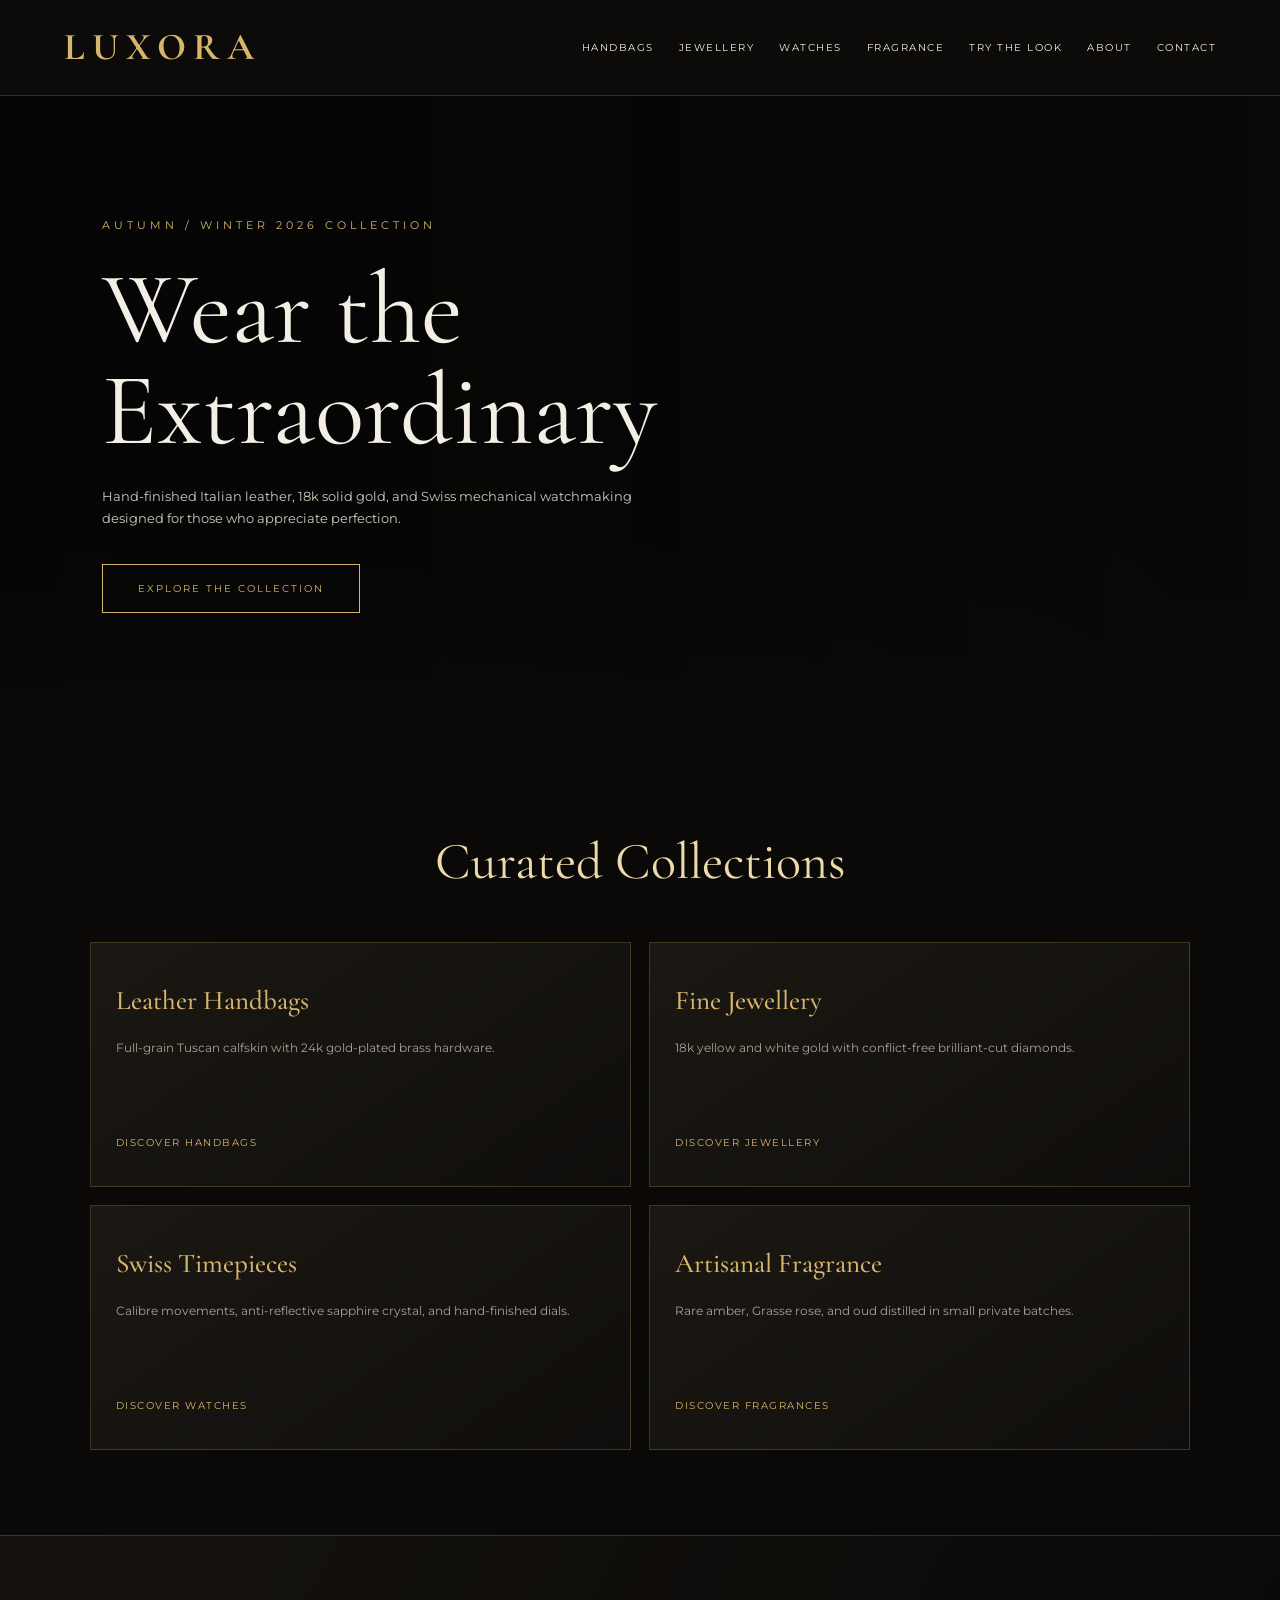
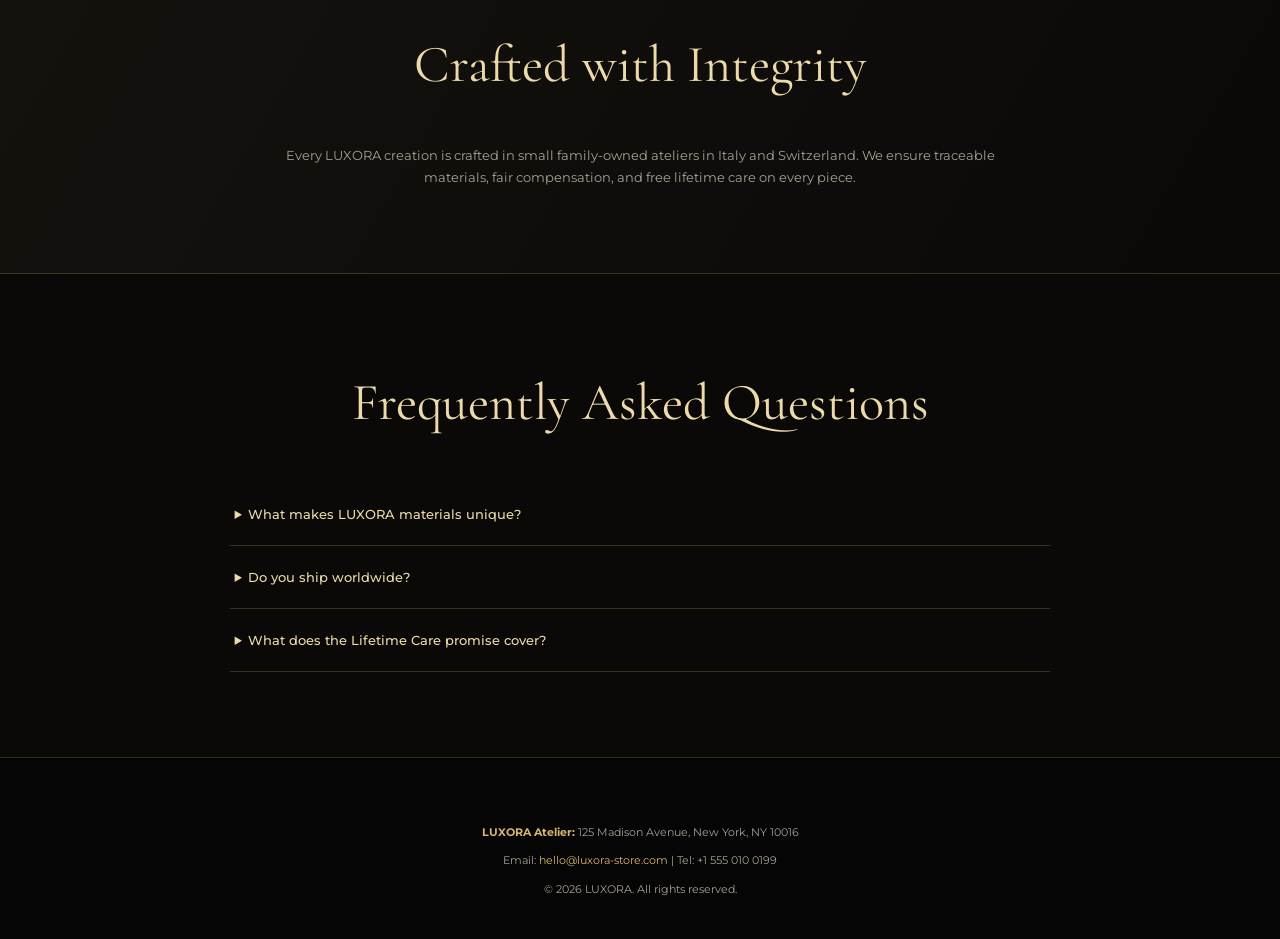
<file: index.html>
<!DOCTYPE html>
<html lang="en">
<head>
  <meta charset="utf-8" />
  <meta name="viewport" content="width=device-width, initial-scale=1, viewport-fit=cover" />

  <!-- Primary Meta Tags -->
  <title>LUXORA | Luxury Handbags, 18k Gold Jewellery, Swiss Watches & Fragrance</title>
  <meta name="title" content="LUXORA | Luxury Handbags, 18k Gold Jewellery, Swiss Watches & Fragrance" />
  <meta name="description" content="Discover LUXORA: handcrafted Italian leather handbags, 18k gold fine jewellery, Swiss automatic timepieces and artisanal fragrances." />
  <meta name="keywords" content="luxury fashion, designer handbags, 18k gold jewellery, swiss watches, niche perfume, luxury atelier, artisan craft" />
  <meta name="author" content="LUXORA" />
  <meta name="robots" content="index, follow, max-image-preview:large" />
  <meta name="theme-color" content="#0a0908" />

  <!-- Canonical & Alternates -->
  <link rel="canonical" href="https://nmd216129-coder.github.io/AURUM-PREMIUM-STORE/" />
  <link rel="alternate" hreflang="en" href="https://nmd216129-coder.github.io/AURUM-PREMIUM-STORE/" />
  <link rel="alternate" hreflang="x-default" href="https://nmd216129-coder.github.io/AURUM-PREMIUM-STORE/" />

  <!-- CSS -->
  <link rel="stylesheet" href="style.css" />

  <!-- Open Graph / Facebook -->
  <meta property="og:type" content="website" />
  <meta property="og:site_name" content="LUXORA" />
  <meta property="og:title" content="LUXORA | Wear the Extraordinary" />
  <meta property="og:description" content="Curated luxury fashion: Italian leather handbags, 18k gold jewellery, Swiss timepieces and artisanal fragrances." />
  <meta property="og:url" content="https://nmd216129-coder.github.io/AURUM-PREMIUM-STORE/" />
  <meta property="og:locale" content="en_US" />

  <!-- Twitter / X -->
  <meta name="twitter:card" content="summary" />
  <meta name="twitter:title" content="LUXORA | Wear the Extraordinary" />
  <meta name="twitter:description" content="Discover luxury fashion, jewellery, watches and fragrances." />

  <!-- Favicon -->
  <link rel="icon" href="data:image/svg+xml,%3Csvg xmlns='http://www.w3.org/2000/svg' viewBox='0 0 100 100'%3E%3Ctext y='.9em' font-size='90'%3E%F0%9F%91%9C%3C/text%3E%3C/svg%3E" />

  <!-- Fonts Preconnect -->
  <link rel="preconnect" href="https://fonts.googleapis.com" />
  <link rel="preconnect" href="https://fonts.gstatic.com" crossorigin />
  <link href="https://fonts.googleapis.com/css2?family=Cormorant+Garamond:wght@400;600;700&family=Montserrat:wght@300;400;500;600&display=swap" rel="stylesheet" />

</head>

<body>

  <!-- Header / Navigation -->
  <header>
    <a href="#main" class="skip-link">Skip to content</a>

    <nav aria-label="Main Navigation">
      <div class="brand-logo">
        <a href="./">LUXORA</a>
      </div>

      <ul class="nav-links">
        <li><a href="#handbags">Handbags</a></li>
        <li><a href="#jewellery">Jewellery</a></li>
        <li><a href="#watches">Watches</a></li>
        <li><a href="#fragrance">Fragrance</a></li>
        <li><a href="#categories">Try the Look</a></li>
        <li><a href="#story-title">About</a></li>
        <li><a href="#footer">Contact</a></li>
      </ul>
    </nav>
  </header>

  <!-- Main Content -->
  <main id="main">

    <!-- Hero Section -->
    <section class="hero" aria-labelledby="hero-title">

      <p class="tagline">Autumn / Winter 2026 Collection</p>

      <h1 id="hero-title">Wear the Extraordinary</h1>

      <p>
        Hand-finished Italian leather, 18k solid gold, and Swiss mechanical
        watchmaking designed for those who appreciate perfection.
      </p>

      <a href="#categories" class="cta-button">
        Explore the Collection
      </a>

    </section>

    <!-- Categories Overview -->
    <section class="categories" id="categories" aria-label="Featured Categories">

      <h2>Curated Collections</h2>

      <div class="category-grid">

        <article id="handbags">
          <h3>Leather Handbags</h3>
          <p>
            Full-grain Tuscan calfskin with 24k gold-plated brass hardware.
          </p>
          <a href="#handbags">Discover Handbags</a>
        </article>

        <article id="jewellery">
          <h3>Fine Jewellery</h3>
          <p>
            18k yellow and white gold with conflict-free brilliant-cut diamonds.
          </p>
          <a href="#jewellery">Discover Jewellery</a>
        </article>

        <article id="watches">
          <h3>Swiss Timepieces</h3>
          <p>
            Calibre movements, anti-reflective sapphire crystal,
            and hand-finished dials.
          </p>
          <a href="#watches">Discover Watches</a>
        </article>

        <article id="fragrance">
          <h3>Artisanal Fragrance</h3>
          <p>
            Rare amber, Grasse rose, and oud distilled in small private batches.
          </p>
          <a href="#fragrance">Discover Fragrances</a>
        </article>

      </div>
    </section>

    <!-- Brand Story & Values -->
    <section class="story" aria-labelledby="story-title">

      <h2 id="story-title">Crafted with Integrity</h2>

      <p>
        Every LUXORA creation is crafted in small family-owned ateliers
        in Italy and Switzerland. We ensure traceable materials,
        fair compensation, and free lifetime care on every piece.
      </p>

    </section>

    <!-- FAQ Section -->
    <section class="faq" aria-labelledby="faq-title">

      <h2 id="faq-title">Frequently Asked Questions</h2>

      <details>
        <summary>What makes LUXORA materials unique?</summary>
        <p>
          We work exclusively with certified vegetable-tanned leather
          from Tuscany, recycled 18k gold, and Swiss chronometer movements.
        </p>
      </details>

      <details>
        <summary>Do you ship worldwide?</summary>
        <p>
          Yes, we ship to over 35 countries via DHL Express
          with full insurance coverage.
        </p>
      </details>

      <details>
        <summary>What does the Lifetime Care promise cover?</summary>
        <p>
          All items receive free annual inspection, ultrasonic cleaning,
          and complimentary leather reconditioning.
        </p>
      </details>

    </section>

  </main>

  <!-- Footer -->
  <footer id="footer">

    <div class="footer-info">

      <p>
        <strong>LUXORA Atelier:</strong>
        125 Madison Avenue, New York, NY 10016
      </p>

      <p>
        Email:
        <a href="mailto:hello@luxora-store.com">hello@luxora-store.com</a>
        | Tel: +1 555 010 0199
      </p>

      <p>
        &copy; 2026 LUXORA. All rights reserved.
      </p>

    </div>

  </footer>

  <!-- JavaScript Files -->
  <script src="config.js"></script>
  <script src="products.js"></script>
  <script src="script.js"></script>

</body>
</html>
</file>
<file: style.css>
/* =====================================
   LUXORA — PREMIUM LUXURY STORE
   BLACK • CHAMPAGNE GOLD • IVORY
===================================== */

@import url('https://fonts.googleapis.com/css2?family=Cormorant+Garamond:wght@400;500;600;700&family=Montserrat:wght@300;400;500;600;700&display=swap');

:root {
  --background: #0a0908;
  --surface: #141210;
  --surface-light: #1d1a16;
  --gold: #d7b56d;
  --gold-light: #eddaaa;
  --text: #f4efe5;
  --muted: #a9a094;
  --border: rgba(215,181,109,0.22);
  --font-display: 'Cormorant Garamond', Georgia, serif;
  --font-body: 'Montserrat', Arial, sans-serif;
}

* {
  margin: 0;
  padding: 0;
  box-sizing: border-box;
}

html {
  scroll-behavior: smooth;
}

body {
  background: var(--background);
  color: var(--text);
  font-family: var(--font-body);
  font-size: 14px;
  line-height: 1.7;
  -webkit-font-smoothing: antialiased;
}

a {
  color: inherit;
  text-decoration: none;
  transition: 0.3s ease;
}

button,
input,
select,
textarea {
  font: inherit;
}

button {
  cursor: pointer;
}

img {
  max-width: 100%;
  display: block;
}

/* HEADER & NAVIGATION */

header {
  width: 100%;
  background: rgba(10,9,8,0.97);
  border-bottom: 1px solid var(--border);
  position: sticky;
  top: 0;
  z-index: 1000;
  backdrop-filter: blur(15px);
}

nav {
  max-width: 1400px;
  min-height: 90px;
  margin: auto;
  padding: 15px 5%;
  display: flex;
  align-items: center;
  justify-content: space-between;
  gap: 25px;
}

.brand-logo a {
  font-family: var(--font-display);
  font-size: 38px;
  font-weight: 700;
  letter-spacing: 7px;
  color: var(--gold);
}

.nav-links {
  list-style: none;
  display: flex;
  align-items: center;
  flex-wrap: wrap;
  gap: 25px;
}

.nav-links a {
  color: var(--text);
  font-size: 10px;
  letter-spacing: 1.5px;
  text-transform: uppercase;
}

.nav-links a:hover {
  color: var(--gold);
}

.skip-link {
  position: absolute;
  left: -9999px;
}

.skip-link:focus {
  left: 15px;
  top: 10px;
  background: var(--gold);
  color: #000;
  padding: 10px;
  z-index: 2000;
}

/* HERO SECTION */

.hero {
  min-height: 620px;
  padding: 120px 8%;
  display: flex;
  flex-direction: column;
  justify-content: center;
  align-items: flex-start;
  position: relative;
  overflow: hidden;
  background:
    linear-gradient(90deg, rgba(5,5,5,.96) 0%, rgba(5,5,5,.78) 48%, rgba(5,5,5,.25) 100%),
    url('https://images.unsplash.com/photo-1441986300917-64674bd600d8?w=1800') center/cover no-repeat;
}

.hero::after {
  content: "";
  position: absolute;
  inset: 0;
  background: linear-gradient(0deg, var(--background), transparent 30%);
  pointer-events: none;
}

.hero > * {
  position: relative;
  z-index: 1;
  max-width: 700px;
}

.tagline {
  color: var(--gold);
  font-size: 11px;
  letter-spacing: 4px;
  text-transform: uppercase;
  margin-bottom: 25px;
}

.hero h1 {
  font-family: var(--font-display);
  font-size: clamp(55px, 8vw, 105px);
  font-weight: 400;
  line-height: 0.98;
  color: var(--text);
  margin-bottom: 25px;
}

.hero > p:not(.tagline) {
  color: #d0c8bb;
  font-size: 13px;
  max-width: 530px;
  margin-bottom: 35px;
}

.cta-button {
  display: inline-block;
  padding: 15px 35px;
  border: 1px solid var(--gold);
  color: var(--gold);
  font-size: 10px;
  letter-spacing: 2px;
  text-transform: uppercase;
}

.cta-button:hover {
  background: var(--gold);
  color: #0a0908;
}

/* GENERAL SECTION */

section {
  padding: 85px 7%;
}

section h2 {
  font-family: var(--font-display);
  font-size: clamp(34px, 5vw, 52px);
  font-weight: 400;
  color: var(--gold-light);
  margin-bottom: 35px;
  text-align: center;
}

section h3 {
  font-family: var(--font-display);
  font-size: 27px;
  font-weight: 500;
  color: var(--gold);
}

/* CATEGORIES */

.categories {
  max-width: 1450px;
  margin: auto;
}

.category-grid {
  display: grid;
  grid-template-columns: repeat(2, 1fr);
  gap: 18px;
}

.category-grid article {
  min-height: 245px;
  padding: 35px 25px;
  background: linear-gradient(145deg, #1b1813, #100e0c);
  border: 1px solid var(--border);
  transition: 0.4s ease;
  display: flex;
  flex-direction: column;
  align-items: flex-start;
}

.category-grid article:hover {
  transform: translateY(-7px);
  border-color: var(--gold);
  box-shadow: 0 15px 40px rgba(0,0,0,.4);
}

.category-grid article p {
  color: var(--muted);
  font-size: 12px;
  margin: 15px 0 22px;
}

.category-grid article a {
  color: var(--gold);
  font-size: 10px;
  letter-spacing: 1.5px;
  text-transform: uppercase;
  margin-top: auto;
}

/* BRAND STORY */

.story {
  text-align: center;
  background: linear-gradient(120deg, #15120e, #0a0908);
  border-top: 1px solid var(--border);
  border-bottom: 1px solid var(--border);
}

.story p {
  max-width: 750px;
  margin: auto;
  color: var(--muted);
  font-size: 13px;
}

/* FAQ */

.faq {
  max-width: 1000px;
  margin: auto;
}

.faq details {
  padding: 20px 5px;
  border-bottom: 1px solid var(--border);
}

.faq summary {
  color: var(--gold-light);
  cursor: pointer;
  font-size: 13px;
  font-weight: 500;
}

.faq details p {
  color: var(--muted);
  padding: 15px 0 0;
  font-size: 12px;
}

/* PRODUCT GRID */

#product-list,
.product-grid,
.products-grid {
  display: grid;
  grid-template-columns: repeat(4, minmax(0, 1fr));
  gap: 22px;
  max-width: 1450px;
  margin: 35px auto;
}

.product-card {
  background: var(--surface);
  border: 1px solid var(--border);
  overflow: hidden;
  position: relative;
  transition: 0.35s ease;
}

.product-card:hover {
  transform: translateY(-6px);
  border-color: var(--gold);
}

.product-card img {
  width: 100%;
  height: 280px;
  object-fit: cover;
  background: var(--surface-light);
}

.product-card h3 {
  font-family: var(--font-display);
  font-size: 23px;
  padding: 12px 15px 0;
}

.product-card p {
  color: var(--muted);
  font-size: 12px;
  padding: 5px 15px;
}

.product-card .price {
  color: var(--gold);
  font-size: 17px;
  font-weight: 600;
  padding: 8px 15px;
}

.product-card button {
  margin: 10px 15px 18px;
  padding: 11px 17px;
  background: transparent;
  border: 1px solid var(--gold);
  color: var(--gold);
  font-size: 10px;
  letter-spacing: 1px;
}

.product-card button:hover {
  background: var(--gold);
  color: #000;
}

/* FOOTER */

footer {
  background: #050505;
  border-top: 1px solid var(--border);
  padding: 55px 7% 30px;
}

.footer-info {
  max-width: 1300px;
  margin: auto;
  text-align: center;
}

.footer-info p {
  color: var(--muted);
  font-size: 11px;
  margin: 10px 0;
}

.footer-info strong,
.footer-info a {
  color: var(--gold);
}

/* INPUTS */

input,
select,
textarea {
  background: #15120f;
  color: var(--text);
  border: 1px solid var(--border);
  padding: 12px 15px;
  outline: none;
}

input:focus,
select:focus,
textarea:focus {
  border-color: var(--gold);
}

input::placeholder {
  color: #898174;
}

/* CART & WISHLIST */

.cart-panel,
#wishlist,
#cartPanel {
  background: #11100e;
  color: var(--text);
  border: 1px solid var(--border);
}

.cart-panel h2,
#wishlist h2 {
  color: var(--gold);
}

.cart-panel button,
#wishlist button {
  background: transparent;
  color: var(--gold);
  border: 1px solid var(--gold);
  padding: 9px 15px;
}

/* TABLET */

@media (max-width: 1000px) {
  #product-list,
  .product-grid,
  .products-grid {
    grid-template-columns: repeat(2, minmax(0, 1fr));
  }

  nav {
    flex-direction: column;
    padding: 18px 4%;
  }

  .nav-links {
    justify-content: center;
    gap: 15px;
  }

  .hero {
    min-height: 520px;
  }
}

/* MOBILE */

@media (max-width: 600px) {
  body {
    font-size: 13px;
  }

  nav {
    min-height: auto;
    gap: 12px;
  }

  .brand-logo a {
    font-size: 31px;
    letter-spacing: 5px;
  }

  .nav-links {
    gap: 10px 15px;
    justify-content: center;
  }

  .nav-links a {
    font-size: 9px;
    letter-spacing: 1px;
  }

  .hero {
    min-height: 480px;
    padding: 75px 7%;
    background-position: 60% center;
  }

  .hero h1 {
    font-size: 58px;
  }

  section {
    padding: 60px 6%;
  }

  section h2 {
    font-size: 38px;
  }

  .category-grid {
    grid-template-columns: repeat(2, minmax(0, 1fr));
    gap: 12px;
  }

  .category-grid article {
    min-height: 190px;
    padding: 20px 14px;
  }

  .category-grid article h3 {
    font-size: 21px;
  }

  #product-list,
  .product-grid,
  .products-grid {
    grid-template-columns: repeat(2, minmax(0, 1fr));
    gap: 12px;
  }

  .product-card img {
    height: 180px;
  }

  .product-card h3 {
    font-size: 19px;
  }

  .product-card button {
    margin: 8px 10px 14px;
    padding: 9px 10px;
    font-size: 9px;
  }

  footer {
    padding: 40px 6% 25px;
  }
}

@media (max-width: 360px) {
  .hero h1 {
    font-size: 48px;
  }

  .product-card img {
    height: 145px;
  }
}
</file>
